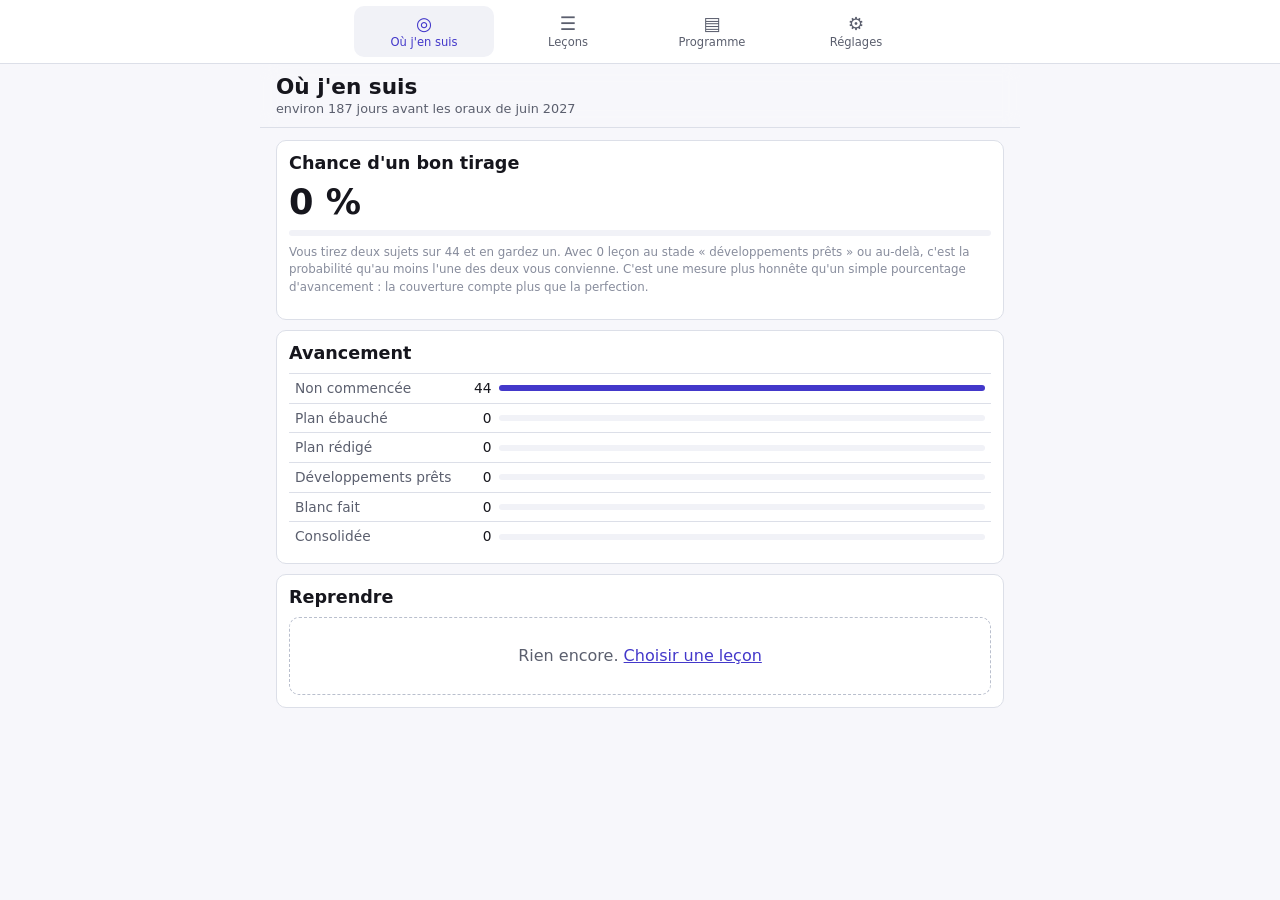
<file: prep-capes/index.html>
<!doctype html>
<html lang="fr">
  <head>
    <meta charset="UTF-8" />
    <meta name="viewport" content="width=device-width, initial-scale=1, viewport-fit=cover" />
    <meta name="theme-color" content="#312e81" />
    <meta name="description" content="Suivi de préparation des leçons du CAPES externe de mathématiques." />
    <link rel="icon" type="image/svg+xml" href="./icon.svg" />
    <link rel="apple-touch-icon" href="./apple-touch-icon.png" />
    <title>CAPES — suivi des leçons</title>
    <script type="module" crossorigin src="./assets/index-MMWWk-wN.js"></script>
    <link rel="stylesheet" crossorigin href="./assets/index-BISo289Z.css">
  <link rel="manifest" href="./manifest.webmanifest"><script id="vite-plugin-pwa:register-sw" src="./registerSW.js"></script></head>
  <body>
    <div id="root"></div>
  </body>
</html>
</file>
<file: prep-capes/assets/index-BISo289Z.css>
@font-face{font-display:block;font-family:KaTeX_AMS;font-style:normal;font-weight:400;src:url(./KaTeX_AMS-Regular-BQhdFMY1.woff2) format("woff2"),url(./KaTeX_AMS-Regular-DMm9YOAa.woff) format("woff"),url(./KaTeX_AMS-Regular-DRggAlZN.ttf) format("truetype")}@font-face{font-display:block;font-family:KaTeX_Caligraphic;font-style:normal;font-weight:700;src:url(./KaTeX_Caligraphic-Bold-Dq_IR9rO.woff2) format("woff2"),url(./KaTeX_Caligraphic-Bold-BEiXGLvX.woff) format("woff"),url(./KaTeX_Caligraphic-Bold-ATXxdsX0.ttf) format("truetype")}@font-face{font-display:block;font-family:KaTeX_Caligraphic;font-style:normal;font-weight:400;src:url(./KaTeX_Caligraphic-Regular-Di6jR-x-.woff2) format("woff2"),url(./KaTeX_Caligraphic-Regular-CTRA-rTL.woff) format("woff"),url(./KaTeX_Caligraphic-Regular-wX97UBjC.ttf) format("truetype")}@font-face{font-display:block;font-family:KaTeX_Fraktur;font-style:normal;font-weight:700;src:url(./KaTeX_Fraktur-Bold-CL6g_b3V.woff2) format("woff2"),url(./KaTeX_Fraktur-Bold-BsDP51OF.woff) format("woff"),url(./KaTeX_Fraktur-Bold-BdnERNNW.ttf) format("truetype")}@font-face{font-display:block;font-family:KaTeX_Fraktur;font-style:normal;font-weight:400;src:url(./KaTeX_Fraktur-Regular-CTYiF6lA.woff2) format("woff2"),url(./KaTeX_Fraktur-Regular-Dxdc4cR9.woff) format("woff"),url(./KaTeX_Fraktur-Regular-CB_wures.ttf) format("truetype")}@font-face{font-display:block;font-family:KaTeX_Main;font-style:normal;font-weight:700;src:url(./KaTeX_Main-Bold-Cx986IdX.woff2) format("woff2"),url(./KaTeX_Main-Bold-Jm3AIy58.woff) format("woff"),url(./KaTeX_Main-Bold-waoOVXN0.ttf) format("truetype")}@font-face{font-display:block;font-family:KaTeX_Main;font-style:italic;font-weight:700;src:url(./KaTeX_Main-BoldItalic-DxDJ3AOS.woff2) format("woff2"),url(./KaTeX_Main-BoldItalic-SpSLRI95.woff) format("woff"),url(./KaTeX_Main-BoldItalic-DzxPMmG6.ttf) format("truetype")}@font-face{font-display:block;font-family:KaTeX_Main;font-style:italic;font-weight:400;src:url(./KaTeX_Main-Italic-NWA7e6Wa.woff2) format("woff2"),url(./KaTeX_Main-Italic-BMLOBm91.woff) format("woff"),url(./KaTeX_Main-Italic-3WenGoN9.ttf) format("truetype")}@font-face{font-display:block;font-family:KaTeX_Main;font-style:normal;font-weight:400;src:url(./KaTeX_Main-Regular-B22Nviop.woff2) format("woff2"),url(./KaTeX_Main-Regular-Dr94JaBh.woff) format("woff"),url(./KaTeX_Main-Regular-ypZvNtVU.ttf) format("truetype")}@font-face{font-display:block;font-family:KaTeX_Math;font-style:italic;font-weight:700;src:url(./KaTeX_Math-BoldItalic-CZnvNsCZ.woff2) format("woff2"),url(./KaTeX_Math-BoldItalic-iY-2wyZ7.woff) format("woff"),url(./KaTeX_Math-BoldItalic-B3XSjfu4.ttf) format("truetype")}@font-face{font-display:block;font-family:KaTeX_Math;font-style:italic;font-weight:400;src:url(./KaTeX_Math-Italic-t53AETM-.woff2) format("woff2"),url(./KaTeX_Math-Italic-DA0__PXp.woff) format("woff"),url(./KaTeX_Math-Italic-flOr_0UB.ttf) format("truetype")}@font-face{font-display:block;font-family:KaTeX_SansSerif;font-style:normal;font-weight:700;src:url(./KaTeX_SansSerif-Bold-D1sUS0GD.woff2) format("woff2"),url(./KaTeX_SansSerif-Bold-DbIhKOiC.woff) format("woff"),url(./KaTeX_SansSerif-Bold-CFMepnvq.ttf) format("truetype")}@font-face{font-display:block;font-family:KaTeX_SansSerif;font-style:italic;font-weight:400;src:url(./KaTeX_SansSerif-Italic-C3H0VqGB.woff2) format("woff2"),url(./KaTeX_SansSerif-Italic-DN2j7dab.woff) format("woff"),url(./KaTeX_SansSerif-Italic-YYjJ1zSn.ttf) format("truetype")}@font-face{font-display:block;font-family:KaTeX_SansSerif;font-style:normal;font-weight:400;src:url(./KaTeX_SansSerif-Regular-DDBCnlJ7.woff2) format("woff2"),url(./KaTeX_SansSerif-Regular-CS6fqUqJ.woff) format("woff"),url(./KaTeX_SansSerif-Regular-BNo7hRIc.ttf) format("truetype")}@font-face{font-display:block;font-family:KaTeX_Script;font-style:normal;font-weight:400;src:url(./KaTeX_Script-Regular-D3wIWfF6.woff2) format("woff2"),url(./KaTeX_Script-Regular-D5yQViql.woff) format("woff"),url(./KaTeX_Script-Regular-C5JkGWo-.ttf) format("truetype")}@font-face{font-display:block;font-family:KaTeX_Size1;font-style:normal;font-weight:400;src:url(./KaTeX_Size1-Regular-mCD8mA8B.woff2) format("woff2"),url(./KaTeX_Size1-Regular-C195tn64.woff) format("woff"),url(./KaTeX_Size1-Regular-Dbsnue_I.ttf) format("truetype")}@font-face{font-display:block;font-family:KaTeX_Size2;font-style:normal;font-weight:400;src:url(./KaTeX_Size2-Regular-Dy4dx90m.woff2) format("woff2"),url(./KaTeX_Size2-Regular-oD1tc_U0.woff) format("woff"),url(./KaTeX_Size2-Regular-B7gKUWhC.ttf) format("truetype")}@font-face{font-display:block;font-family:KaTeX_Size3;font-style:normal;font-weight:400;src:url([data-uri]) format("woff2"),url(./KaTeX_Size3-Regular-CTq5MqoE.woff) format("woff"),url(./KaTeX_Size3-Regular-DgpXs0kz.ttf) format("truetype")}@font-face{font-display:block;font-family:KaTeX_Size4;font-style:normal;font-weight:400;src:url(./KaTeX_Size4-Regular-Dl5lxZxV.woff2) format("woff2"),url(./KaTeX_Size4-Regular-BF-4gkZK.woff) format("woff"),url(./KaTeX_Size4-Regular-DWFBv043.ttf) format("truetype")}@font-face{font-display:block;font-family:KaTeX_Typewriter;font-style:normal;font-weight:400;src:url(./KaTeX_Typewriter-Regular-CO6r4hn1.woff2) format("woff2"),url(./KaTeX_Typewriter-Regular-C0xS9mPB.woff) format("woff"),url(./KaTeX_Typewriter-Regular-D3Ib7_Hf.ttf) format("truetype")}.katex{font: 1.21em KaTeX_Main,Times New Roman,serif;line-height:1.2;position:relative;text-indent:0;text-rendering:auto}.katex *{-ms-high-contrast-adjust:none!important;border-color:currentColor}.katex .katex-version:after{content:"0.16.47"}.katex .katex-mathml{border:0;-webkit-clip-path:inset(50%);clip-path:inset(50%);height:1px;overflow:hidden;padding:0;position:absolute;width:1px}.katex .katex-html>.newline{display:block}.katex .base{position:relative;white-space:nowrap;width:-webkit-min-content;width:-moz-min-content;width:min-content}.katex .base,.katex .strut{display:inline-block}.katex .textbf{font-weight:700}.katex .textit{font-style:italic}.katex .textrm{font-family:KaTeX_Main}.katex .textsf{font-family:KaTeX_SansSerif}.katex .texttt{font-family:KaTeX_Typewriter}.katex .mathnormal{font-family:KaTeX_Math;font-style:italic}.katex .mathit{font-family:KaTeX_Main;font-style:italic}.katex .mathrm{font-style:normal}.katex .mathbf{font-family:KaTeX_Main;font-weight:700}.katex .boldsymbol{font-family:KaTeX_Math;font-style:italic;font-weight:700}.katex .amsrm,.katex .mathbb,.katex .textbb{font-family:KaTeX_AMS}.katex .mathcal{font-family:KaTeX_Caligraphic}.katex .mathfrak,.katex .textfrak{font-family:KaTeX_Fraktur}.katex .mathboldfrak,.katex .textboldfrak{font-family:KaTeX_Fraktur;font-weight:700}.katex .mathtt{font-family:KaTeX_Typewriter}.katex .mathscr,.katex .textscr{font-family:KaTeX_Script}.katex .mathsf,.katex .textsf{font-family:KaTeX_SansSerif}.katex .mathboldsf,.katex .textboldsf{font-family:KaTeX_SansSerif;font-weight:700}.katex .mathitsf,.katex .mathsfit,.katex .textitsf{font-family:KaTeX_SansSerif;font-style:italic}.katex .mainrm{font-family:KaTeX_Main;font-style:normal}.katex .vlist-t{border-collapse:collapse;display:inline-table;table-layout:fixed}.katex .vlist-r{display:table-row}.katex .vlist{display:table-cell;position:relative;vertical-align:bottom}.katex .vlist>span{display:block;height:0;position:relative}.katex .vlist>span>span{display:inline-block}.katex .vlist>span>.pstrut{overflow:hidden;width:0}.katex .vlist-t2{margin-right:-2px}.katex .vlist-s{display:table-cell;font-size:1px;min-width:2px;vertical-align:bottom;width:2px}.katex .vbox{align-items:baseline;display:inline-flex;flex-direction:column}.katex .hbox{width:100%}.katex .hbox,.katex .thinbox{display:inline-flex;flex-direction:row}.katex .thinbox{max-width:0;width:0}.katex .msupsub{text-align:left}.katex .mfrac>span>span{text-align:center}.katex .mfrac .frac-line{border-bottom-style:solid;display:inline-block;width:100%}.katex .hdashline,.katex .hline,.katex .mfrac .frac-line,.katex .overline .overline-line,.katex .rule,.katex .underline .underline-line{min-height:1px}.katex .mspace{display:inline-block}.katex .smash{display:inline;line-height:0}.katex .clap,.katex .llap,.katex .rlap{position:relative;width:0}.katex .clap>.inner,.katex .llap>.inner,.katex .rlap>.inner{position:absolute}.katex .clap>.fix,.katex .llap>.fix,.katex .rlap>.fix{display:inline-block}.katex .llap>.inner{right:0}.katex .clap>.inner,.katex .rlap>.inner{left:0}.katex .clap>.inner>span{margin-left:-50%;margin-right:50%}.katex .rule{border:0 solid;display:inline-block;position:relative}.katex .hline,.katex .overline .overline-line,.katex .underline .underline-line{border-bottom-style:solid;display:inline-block;width:100%}.katex .hdashline{border-bottom-style:dashed;display:inline-block;width:100%}.katex .sqrt>.root{margin-left:.2777777778em;margin-right:-.5555555556em}.katex .fontsize-ensurer.reset-size1.size1,.katex .sizing.reset-size1.size1{font-size:1em}.katex .fontsize-ensurer.reset-size1.size2,.katex .sizing.reset-size1.size2{font-size:1.2em}.katex .fontsize-ensurer.reset-size1.size3,.katex .sizing.reset-size1.size3{font-size:1.4em}.katex .fontsize-ensurer.reset-size1.size4,.katex .sizing.reset-size1.size4{font-size:1.6em}.katex .fontsize-ensurer.reset-size1.size5,.katex .sizing.reset-size1.size5{font-size:1.8em}.katex .fontsize-ensurer.reset-size1.size6,.katex .sizing.reset-size1.size6{font-size:2em}.katex .fontsize-ensurer.reset-size1.size7,.katex .sizing.reset-size1.size7{font-size:2.4em}.katex .fontsize-ensurer.reset-size1.size8,.katex .sizing.reset-size1.size8{font-size:2.88em}.katex .fontsize-ensurer.reset-size1.size9,.katex .sizing.reset-size1.size9{font-size:3.456em}.katex .fontsize-ensurer.reset-size1.size10,.katex .sizing.reset-size1.size10{font-size:4.148em}.katex .fontsize-ensurer.reset-size1.size11,.katex .sizing.reset-size1.size11{font-size:4.976em}.katex .fontsize-ensurer.reset-size2.size1,.katex .sizing.reset-size2.size1{font-size:.8333333333em}.katex .fontsize-ensurer.reset-size2.size2,.katex .sizing.reset-size2.size2{font-size:1em}.katex .fontsize-ensurer.reset-size2.size3,.katex .sizing.reset-size2.size3{font-size:1.1666666667em}.katex .fontsize-ensurer.reset-size2.size4,.katex .sizing.reset-size2.size4{font-size:1.3333333333em}.katex .fontsize-ensurer.reset-size2.size5,.katex .sizing.reset-size2.size5{font-size:1.5em}.katex .fontsize-ensurer.reset-size2.size6,.katex .sizing.reset-size2.size6{font-size:1.6666666667em}.katex .fontsize-ensurer.reset-size2.size7,.katex .sizing.reset-size2.size7{font-size:2em}.katex .fontsize-ensurer.reset-size2.size8,.katex .sizing.reset-size2.size8{font-size:2.4em}.katex .fontsize-ensurer.reset-size2.size9,.katex .sizing.reset-size2.size9{font-size:2.88em}.katex .fontsize-ensurer.reset-size2.size10,.katex .sizing.reset-size2.size10{font-size:3.4566666667em}.katex .fontsize-ensurer.reset-size2.size11,.katex .sizing.reset-size2.size11{font-size:4.1466666667em}.katex .fontsize-ensurer.reset-size3.size1,.katex .sizing.reset-size3.size1{font-size:.7142857143em}.katex .fontsize-ensurer.reset-size3.size2,.katex .sizing.reset-size3.size2{font-size:.8571428571em}.katex .fontsize-ensurer.reset-size3.size3,.katex .sizing.reset-size3.size3{font-size:1em}.katex .fontsize-ensurer.reset-size3.size4,.katex .sizing.reset-size3.size4{font-size:1.1428571429em}.katex .fontsize-ensurer.reset-size3.size5,.katex .sizing.reset-size3.size5{font-size:1.2857142857em}.katex .fontsize-ensurer.reset-size3.size6,.katex .sizing.reset-size3.size6{font-size:1.4285714286em}.katex .fontsize-ensurer.reset-size3.size7,.katex .sizing.reset-size3.size7{font-size:1.7142857143em}.katex .fontsize-ensurer.reset-size3.size8,.katex .sizing.reset-size3.size8{font-size:2.0571428571em}.katex .fontsize-ensurer.reset-size3.size9,.katex .sizing.reset-size3.size9{font-size:2.4685714286em}.katex .fontsize-ensurer.reset-size3.size10,.katex .sizing.reset-size3.size10{font-size:2.9628571429em}.katex .fontsize-ensurer.reset-size3.size11,.katex .sizing.reset-size3.size11{font-size:3.5542857143em}.katex .fontsize-ensurer.reset-size4.size1,.katex .sizing.reset-size4.size1{font-size:.625em}.katex .fontsize-ensurer.reset-size4.size2,.katex .sizing.reset-size4.size2{font-size:.75em}.katex .fontsize-ensurer.reset-size4.size3,.katex .sizing.reset-size4.size3{font-size:.875em}.katex .fontsize-ensurer.reset-size4.size4,.katex .sizing.reset-size4.size4{font-size:1em}.katex .fontsize-ensurer.reset-size4.size5,.katex .sizing.reset-size4.size5{font-size:1.125em}.katex .fontsize-ensurer.reset-size4.size6,.katex .sizing.reset-size4.size6{font-size:1.25em}.katex .fontsize-ensurer.reset-size4.size7,.katex .sizing.reset-size4.size7{font-size:1.5em}.katex .fontsize-ensurer.reset-size4.size8,.katex .sizing.reset-size4.size8{font-size:1.8em}.katex .fontsize-ensurer.reset-size4.size9,.katex .sizing.reset-size4.size9{font-size:2.16em}.katex .fontsize-ensurer.reset-size4.size10,.katex .sizing.reset-size4.size10{font-size:2.5925em}.katex .fontsize-ensurer.reset-size4.size11,.katex .sizing.reset-size4.size11{font-size:3.11em}.katex .fontsize-ensurer.reset-size5.size1,.katex .sizing.reset-size5.size1{font-size:.5555555556em}.katex .fontsize-ensurer.reset-size5.size2,.katex .sizing.reset-size5.size2{font-size:.6666666667em}.katex .fontsize-ensurer.reset-size5.size3,.katex .sizing.reset-size5.size3{font-size:.7777777778em}.katex .fontsize-ensurer.reset-size5.size4,.katex .sizing.reset-size5.size4{font-size:.8888888889em}.katex .fontsize-ensurer.reset-size5.size5,.katex .sizing.reset-size5.size5{font-size:1em}.katex .fontsize-ensurer.reset-size5.size6,.katex .sizing.reset-size5.size6{font-size:1.1111111111em}.katex .fontsize-ensurer.reset-size5.size7,.katex .sizing.reset-size5.size7{font-size:1.3333333333em}.katex .fontsize-ensurer.reset-size5.size8,.katex .sizing.reset-size5.size8{font-size:1.6em}.katex .fontsize-ensurer.reset-size5.size9,.katex .sizing.reset-size5.size9{font-size:1.92em}.katex .fontsize-ensurer.reset-size5.size10,.katex .sizing.reset-size5.size10{font-size:2.3044444444em}.katex .fontsize-ensurer.reset-size5.size11,.katex .sizing.reset-size5.size11{font-size:2.7644444444em}.katex .fontsize-ensurer.reset-size6.size1,.katex .sizing.reset-size6.size1{font-size:.5em}.katex .fontsize-ensurer.reset-size6.size2,.katex .sizing.reset-size6.size2{font-size:.6em}.katex .fontsize-ensurer.reset-size6.size3,.katex .sizing.reset-size6.size3{font-size:.7em}.katex .fontsize-ensurer.reset-size6.size4,.katex .sizing.reset-size6.size4{font-size:.8em}.katex .fontsize-ensurer.reset-size6.size5,.katex .sizing.reset-size6.size5{font-size:.9em}.katex .fontsize-ensurer.reset-size6.size6,.katex .sizing.reset-size6.size6{font-size:1em}.katex .fontsize-ensurer.reset-size6.size7,.katex .sizing.reset-size6.size7{font-size:1.2em}.katex .fontsize-ensurer.reset-size6.size8,.katex .sizing.reset-size6.size8{font-size:1.44em}.katex .fontsize-ensurer.reset-size6.size9,.katex .sizing.reset-size6.size9{font-size:1.728em}.katex .fontsize-ensurer.reset-size6.size10,.katex .sizing.reset-size6.size10{font-size:2.074em}.katex .fontsize-ensurer.reset-size6.size11,.katex .sizing.reset-size6.size11{font-size:2.488em}.katex .fontsize-ensurer.reset-size7.size1,.katex .sizing.reset-size7.size1{font-size:.4166666667em}.katex .fontsize-ensurer.reset-size7.size2,.katex .sizing.reset-size7.size2{font-size:.5em}.katex .fontsize-ensurer.reset-size7.size3,.katex .sizing.reset-size7.size3{font-size:.5833333333em}.katex .fontsize-ensurer.reset-size7.size4,.katex .sizing.reset-size7.size4{font-size:.6666666667em}.katex .fontsize-ensurer.reset-size7.size5,.katex .sizing.reset-size7.size5{font-size:.75em}.katex .fontsize-ensurer.reset-size7.size6,.katex .sizing.reset-size7.size6{font-size:.8333333333em}.katex .fontsize-ensurer.reset-size7.size7,.katex .sizing.reset-size7.size7{font-size:1em}.katex .fontsize-ensurer.reset-size7.size8,.katex .sizing.reset-size7.size8{font-size:1.2em}.katex .fontsize-ensurer.reset-size7.size9,.katex .sizing.reset-size7.size9{font-size:1.44em}.katex .fontsize-ensurer.reset-size7.size10,.katex .sizing.reset-size7.size10{font-size:1.7283333333em}.katex .fontsize-ensurer.reset-size7.size11,.katex .sizing.reset-size7.size11{font-size:2.0733333333em}.katex .fontsize-ensurer.reset-size8.size1,.katex .sizing.reset-size8.size1{font-size:.3472222222em}.katex .fontsize-ensurer.reset-size8.size2,.katex .sizing.reset-size8.size2{font-size:.4166666667em}.katex .fontsize-ensurer.reset-size8.size3,.katex .sizing.reset-size8.size3{font-size:.4861111111em}.katex .fontsize-ensurer.reset-size8.size4,.katex .sizing.reset-size8.size4{font-size:.5555555556em}.katex .fontsize-ensurer.reset-size8.size5,.katex .sizing.reset-size8.size5{font-size:.625em}.katex .fontsize-ensurer.reset-size8.size6,.katex .sizing.reset-size8.size6{font-size:.6944444444em}.katex .fontsize-ensurer.reset-size8.size7,.katex .sizing.reset-size8.size7{font-size:.8333333333em}.katex .fontsize-ensurer.reset-size8.size8,.katex .sizing.reset-size8.size8{font-size:1em}.katex .fontsize-ensurer.reset-size8.size9,.katex .sizing.reset-size8.size9{font-size:1.2em}.katex .fontsize-ensurer.reset-size8.size10,.katex .sizing.reset-size8.size10{font-size:1.4402777778em}.katex .fontsize-ensurer.reset-size8.size11,.katex .sizing.reset-size8.size11{font-size:1.7277777778em}.katex .fontsize-ensurer.reset-size9.size1,.katex .sizing.reset-size9.size1{font-size:.2893518519em}.katex .fontsize-ensurer.reset-size9.size2,.katex .sizing.reset-size9.size2{font-size:.3472222222em}.katex .fontsize-ensurer.reset-size9.size3,.katex .sizing.reset-size9.size3{font-size:.4050925926em}.katex .fontsize-ensurer.reset-size9.size4,.katex .sizing.reset-size9.size4{font-size:.462962963em}.katex .fontsize-ensurer.reset-size9.size5,.katex .sizing.reset-size9.size5{font-size:.5208333333em}.katex .fontsize-ensurer.reset-size9.size6,.katex .sizing.reset-size9.size6{font-size:.5787037037em}.katex .fontsize-ensurer.reset-size9.size7,.katex .sizing.reset-size9.size7{font-size:.6944444444em}.katex .fontsize-ensurer.reset-size9.size8,.katex .sizing.reset-size9.size8{font-size:.8333333333em}.katex .fontsize-ensurer.reset-size9.size9,.katex .sizing.reset-size9.size9{font-size:1em}.katex .fontsize-ensurer.reset-size9.size10,.katex .sizing.reset-size9.size10{font-size:1.2002314815em}.katex .fontsize-ensurer.reset-size9.size11,.katex .sizing.reset-size9.size11{font-size:1.4398148148em}.katex .fontsize-ensurer.reset-size10.size1,.katex .sizing.reset-size10.size1{font-size:.2410800386em}.katex .fontsize-ensurer.reset-size10.size2,.katex .sizing.reset-size10.size2{font-size:.2892960463em}.katex .fontsize-ensurer.reset-size10.size3,.katex .sizing.reset-size10.size3{font-size:.337512054em}.katex .fontsize-ensurer.reset-size10.size4,.katex .sizing.reset-size10.size4{font-size:.3857280617em}.katex .fontsize-ensurer.reset-size10.size5,.katex .sizing.reset-size10.size5{font-size:.4339440694em}.katex .fontsize-ensurer.reset-size10.size6,.katex .sizing.reset-size10.size6{font-size:.4821600771em}.katex .fontsize-ensurer.reset-size10.size7,.katex .sizing.reset-size10.size7{font-size:.5785920926em}.katex .fontsize-ensurer.reset-size10.size8,.katex .sizing.reset-size10.size8{font-size:.6943105111em}.katex .fontsize-ensurer.reset-size10.size9,.katex .sizing.reset-size10.size9{font-size:.8331726133em}.katex .fontsize-ensurer.reset-size10.size10,.katex .sizing.reset-size10.size10{font-size:1em}.katex .fontsize-ensurer.reset-size10.size11,.katex .sizing.reset-size10.size11{font-size:1.1996142719em}.katex .fontsize-ensurer.reset-size11.size1,.katex .sizing.reset-size11.size1{font-size:.2009646302em}.katex .fontsize-ensurer.reset-size11.size2,.katex .sizing.reset-size11.size2{font-size:.2411575563em}.katex .fontsize-ensurer.reset-size11.size3,.katex .sizing.reset-size11.size3{font-size:.2813504823em}.katex .fontsize-ensurer.reset-size11.size4,.katex .sizing.reset-size11.size4{font-size:.3215434084em}.katex .fontsize-ensurer.reset-size11.size5,.katex .sizing.reset-size11.size5{font-size:.3617363344em}.katex .fontsize-ensurer.reset-size11.size6,.katex .sizing.reset-size11.size6{font-size:.4019292605em}.katex .fontsize-ensurer.reset-size11.size7,.katex .sizing.reset-size11.size7{font-size:.4823151125em}.katex .fontsize-ensurer.reset-size11.size8,.katex .sizing.reset-size11.size8{font-size:.578778135em}.katex .fontsize-ensurer.reset-size11.size9,.katex .sizing.reset-size11.size9{font-size:.6945337621em}.katex .fontsize-ensurer.reset-size11.size10,.katex .sizing.reset-size11.size10{font-size:.8336012862em}.katex .fontsize-ensurer.reset-size11.size11,.katex .sizing.reset-size11.size11{font-size:1em}.katex .delimsizing.size1{font-family:KaTeX_Size1}.katex .delimsizing.size2{font-family:KaTeX_Size2}.katex .delimsizing.size3{font-family:KaTeX_Size3}.katex .delimsizing.size4{font-family:KaTeX_Size4}.katex .delimsizing.mult .delim-size1>span{font-family:KaTeX_Size1}.katex .delimsizing.mult .delim-size4>span{font-family:KaTeX_Size4}.katex .nulldelimiter{display:inline-block;width:.12em}.katex .delimcenter,.katex .op-symbol{position:relative}.katex .op-symbol.small-op{font-family:KaTeX_Size1}.katex .op-symbol.large-op{font-family:KaTeX_Size2}.katex .accent>.vlist-t,.katex .op-limits>.vlist-t{text-align:center}.katex .accent .accent-body{position:relative}.katex .accent .accent-body:not(.accent-full){width:0}.katex .overlay{display:block}.katex .mtable .vertical-separator{display:inline-block;min-width:1px}.katex .mtable .arraycolsep{display:inline-block}.katex .mtable .col-align-c>.vlist-t{text-align:center}.katex .mtable .col-align-l>.vlist-t{text-align:left}.katex .mtable .col-align-r>.vlist-t{text-align:right}.katex .svg-align{text-align:left}.katex svg{fill:currentColor;stroke:currentColor;display:block;height:inherit;position:absolute;width:100%}.katex svg path{stroke:none}.katex svg{fill-rule:nonzero;fill-opacity:1;stroke-width:1;stroke-linecap:butt;stroke-linejoin:miter;stroke-miterlimit:4;stroke-dasharray:none;stroke-dashoffset:0;stroke-opacity:1}.katex img{border-style:none;max-height:none;max-width:none;min-height:0;min-width:0}.katex .stretchy{display:block;overflow:hidden;position:relative;width:100%}.katex .stretchy:after,.katex .stretchy:before{content:""}.katex .hide-tail{overflow:hidden;position:relative;width:100%}.katex .halfarrow-left{left:0;overflow:hidden;position:absolute;width:50.2%}.katex .halfarrow-right{overflow:hidden;position:absolute;right:0;width:50.2%}.katex .brace-left{left:0;overflow:hidden;position:absolute;width:25.1%}.katex .brace-center{left:25%;overflow:hidden;position:absolute;width:50%}.katex .brace-right{overflow:hidden;position:absolute;right:0;width:25.1%}.katex .x-arrow-pad{padding:0 .5em}.katex .cd-arrow-pad{padding:0 .55556em 0 .27778em}.katex .mover,.katex .munder,.katex .x-arrow{text-align:center}.katex .boxpad{padding:0 .3em}.katex .fbox,.katex .fcolorbox{border:.04em solid;box-sizing:border-box}.katex .cancel-pad{padding:0 .2em}.katex .cancel-lap{margin-left:-.2em;margin-right:-.2em}.katex .sout{border-bottom-style:solid;border-bottom-width:.08em}.katex .angl{border-right:.049em solid;border-top:.049em solid;box-sizing:border-box;margin-right:.03889em}.katex .anglpad{padding:0 .03889em}.katex .eqn-num:before{content:"(" counter(katexEqnNo) ")";counter-increment:katexEqnNo}.katex .mml-eqn-num:before{content:"(" counter(mmlEqnNo) ")";counter-increment:mmlEqnNo}.katex .mtr-glue{width:50%}.katex .cd-vert-arrow{display:inline-block;position:relative}.katex .cd-label-left{display:inline-block;position:absolute;right:calc(50% + .3em);text-align:left}.katex .cd-label-right{display:inline-block;left:calc(50% + .3em);position:absolute;text-align:right}.katex-display{display:block;margin:1em 0;text-align:center}.katex-display>.katex{display:block;text-align:center;white-space:nowrap}.katex-display>.katex>.katex-html{display:block;position:relative}.katex-display>.katex>.katex-html>.tag{position:absolute;right:0}.katex-display.leqno>.katex>.katex-html>.tag{left:0;right:auto}.katex-display.fleqn>.katex{padding-left:2em;text-align:left}body{counter-reset:katexEqnNo mmlEqnNo}:root{color-scheme:light dark;--bg: #f7f7fb;--surface: #ffffff;--surface-2: #f1f2f7;--text: #16161d;--text-dim: #5b5f6e;--text-faint: #878c9c;--border: #dcdfe8;--border-strong: #b9bfcd;--accent: #4338ca;--accent-text: #ffffff;--danger: #b4232b;--ok: #157a4a;--radius: 10px;--gutter: 16px;--maxw: 760px;--tag-slate: #556070;--tag-slate-bg: #eef1f5;--tag-blue: #1f5fbf;--tag-blue-bg: #e9f1fd;--tag-violet: #6d28d9;--tag-violet-bg: #f2ecfe;--tag-green: #157a4a;--tag-green-bg: #e6f5ed;--tag-teal: #0f7490;--tag-teal-bg: #e4f4f8;--tag-orange: #b4530f;--tag-orange-bg: #fdefe3;--tag-amber: #94660a;--tag-amber-bg: #fcf3dd;--tag-red: #b4232b;--tag-red-bg: #fdeaea;--tag-indigo: #4338ca;--tag-indigo-bg: #ecebfd;--tag-pink: #a81f68;--tag-pink-bg: #fce9f2;--tag-cyan: #0e7490;--tag-cyan-bg: #e2f5fa;--tag-lime: #4d7c0f;--tag-lime-bg: #eff7e0;--tag-grey: #5b5f6e;--tag-grey-bg: #f0f1f4;--tag-brown: #845123;--tag-brown-bg: #f7eee4}@media (prefers-color-scheme: dark){:root:not([data-theme=light]){--bg: #14141a;--surface: #1d1d26;--surface-2: #262632;--text: #e9e9f0;--text-dim: #a7abba;--text-faint: #777d8d;--border: #32323f;--border-strong: #4a4a5c;--accent: #8b85f5;--accent-text: #15131f;--danger: #f2868c;--ok: #5bc48d;--tag-slate: #9aa6b6;--tag-slate-bg: #23262e;--tag-blue: #74a9f5;--tag-blue-bg: #18212f;--tag-violet: #b394fb;--tag-violet-bg: #231e33;--tag-green: #5bc48d;--tag-green-bg: #152a21;--tag-teal: #58bcd4;--tag-teal-bg: #142830;--tag-orange: #f0a267;--tag-orange-bg: #2d2017;--tag-amber: #ddb55a;--tag-amber-bg: #2b2516;--tag-red: #f2868c;--tag-red-bg: #2f1a1c;--tag-indigo: #8b85f5;--tag-indigo-bg: #1f1e33;--tag-pink: #ef85b9;--tag-pink-bg: #2e1a26;--tag-cyan: #58bcd4;--tag-cyan-bg: #142830;--tag-lime: #a9cc6a;--tag-lime-bg: #212a16;--tag-grey: #a7abba;--tag-grey-bg: #24242e;--tag-brown: #c99a6c;--tag-brown-bg: #2b2219}}:root[data-theme=dark]{--bg: #14141a;--surface: #1d1d26;--surface-2: #262632;--text: #e9e9f0;--text-dim: #a7abba;--text-faint: #777d8d;--border: #32323f;--border-strong: #4a4a5c;--accent: #8b85f5;--accent-text: #15131f;--danger: #f2868c;--ok: #5bc48d;--tag-slate: #9aa6b6;--tag-slate-bg: #23262e;--tag-blue: #74a9f5;--tag-blue-bg: #18212f;--tag-violet: #b394fb;--tag-violet-bg: #231e33;--tag-green: #5bc48d;--tag-green-bg: #152a21;--tag-teal: #58bcd4;--tag-teal-bg: #142830;--tag-orange: #f0a267;--tag-orange-bg: #2d2017;--tag-amber: #ddb55a;--tag-amber-bg: #2b2516;--tag-red: #f2868c;--tag-red-bg: #2f1a1c;--tag-indigo: #8b85f5;--tag-indigo-bg: #1f1e33;--tag-pink: #ef85b9;--tag-pink-bg: #2e1a26;--tag-cyan: #58bcd4;--tag-cyan-bg: #142830;--tag-lime: #a9cc6a;--tag-lime-bg: #212a16;--tag-grey: #a7abba;--tag-grey-bg: #24242e;--tag-brown: #c99a6c;--tag-brown-bg: #2b2219}*{box-sizing:border-box}html,body,#root{height:100%}body{margin:0;background:var(--bg);color:var(--text);font:16px/1.5 system-ui,-apple-system,Segoe UI,Roboto,sans-serif;-webkit-text-size-adjust:100%;overflow-wrap:break-word}h1,h2,h3{line-height:1.25;margin:0 0 8px}h1{font-size:1.35rem}h2{font-size:1.1rem}h3{font-size:.98rem}p{margin:0 0 10px}a{color:var(--accent)}button,input,select,textarea{font:inherit;color:inherit}:focus-visible{outline:2px solid var(--accent);outline-offset:2px;border-radius:4px}.app{max-width:var(--maxw);margin:0 auto;padding:0 var(--gutter) calc(84px + env(safe-area-inset-bottom))}.topbar{position:sticky;top:0;z-index:20;margin:0 calc(-1 * var(--gutter));padding:10px var(--gutter);background:color-mix(in srgb,var(--bg) 88%,transparent);-webkit-backdrop-filter:blur(8px);backdrop-filter:blur(8px);border-bottom:1px solid var(--border);display:flex;align-items:center;gap:10px}.topbar h1{margin:0;flex:1;min-width:0}.topbar .sub{color:var(--text-dim);font-size:.8rem;font-weight:400}.nav{position:fixed;left:0;right:0;bottom:0;z-index:30;display:flex;justify-content:center;gap:4px;padding:6px 8px calc(6px + env(safe-area-inset-bottom));background:color-mix(in srgb,var(--surface) 94%,transparent);-webkit-backdrop-filter:blur(10px);backdrop-filter:blur(10px);border-top:1px solid var(--border)}.nav a{flex:1 1 0;max-width:140px;text-align:center;padding:7px 4px;border-radius:var(--radius);color:var(--text-dim);text-decoration:none;font-size:.72rem;line-height:1.3}.nav a .glyph{display:block;font-size:1.15rem;line-height:1.2}.nav a[aria-current=page]{color:var(--accent);background:var(--surface-2)}.card{background:var(--surface);border:1px solid var(--border);border-radius:var(--radius);padding:12px;margin-bottom:10px}.card.tight{padding:9px 12px}.row{display:flex;gap:8px;align-items:center}.row.wrap{flex-wrap:wrap}.row.between{justify-content:space-between}.spacer{flex:1}.stack>*+*{margin-top:10px}.muted{color:var(--text-dim)}.faint{color:var(--text-faint)}.small{font-size:.82rem}.tiny{font-size:.74rem}.center{text-align:center}.nowrap{white-space:nowrap}.btn{display:inline-flex;align-items:center;justify-content:center;gap:6px;min-height:40px;padding:8px 13px;border:1px solid var(--border-strong);border-radius:var(--radius);background:var(--surface);cursor:pointer}.btn:active{transform:translateY(1px)}.btn.primary{background:var(--accent);color:var(--accent-text);border-color:transparent}.btn.ghost{border-color:transparent;background:transparent}.btn.danger{color:var(--danger);border-color:color-mix(in srgb,var(--danger) 40%,transparent)}.btn.small{min-height:32px;padding:4px 9px;font-size:.82rem}.btn:disabled{opacity:.45;cursor:not-allowed}input[type=text],input[type=search],input[type=number],select,textarea{width:100%;padding:9px 10px;background:var(--surface);border:1px solid var(--border-strong);border-radius:var(--radius)}textarea{resize:vertical;min-height:70px}label.field{display:block;margin-bottom:10px}label.field>span{display:block;font-size:.8rem;color:var(--text-dim);margin-bottom:4px}.chip{display:inline-flex;align-items:center;gap:5px;padding:4px 9px;border-radius:999px;border:1px solid var(--border-strong);background:var(--surface);font-size:.78rem;cursor:pointer;white-space:nowrap}.chip[aria-pressed=true]{background:var(--accent);color:var(--accent-text);border-color:transparent}.chip .dot{width:9px;height:9px;border-radius:50%;flex:none}.badge{display:inline-block;padding:1px 7px;border-radius:999px;font-size:.7rem;border:1px solid var(--border-strong);color:var(--text-dim);white-space:nowrap}.badge.verif{color:var(--tag-orange);border-color:color-mix(in srgb,var(--tag-orange) 45%,transparent);background:var(--tag-orange-bg)}.badge.seeded{color:var(--tag-amber);border-color:color-mix(in srgb,var(--tag-amber) 45%,transparent);background:var(--tag-amber-bg)}.meter{height:6px;border-radius:3px;background:var(--surface-2);overflow:hidden}.meter>i{display:block;height:100%;background:var(--accent)}.list{list-style:none;margin:0;padding:0}.list>li+li{border-top:1px solid var(--border)}.list a,.list .item{display:block;padding:11px 2px;color:inherit;text-decoration:none}.lesson-num{flex:none;width:30px;height:30px;border-radius:8px;display:grid;place-items:center;font-size:.8rem;font-variant-numeric:tabular-nums;background:var(--surface-2);color:var(--text-dim)}.lesson-num.done{background:var(--accent);color:var(--accent-text)}.rating{display:inline-flex;gap:3px}.rating button{width:30px;height:30px;border-radius:8px;border:1px solid var(--border-strong);background:var(--surface);cursor:pointer;font-size:.8rem}.rating button[aria-pressed=true]{background:var(--accent);color:var(--accent-text);border-color:transparent}.empty{padding:26px 14px;text-align:center;color:var(--text-dim);border:1px dashed var(--border-strong);border-radius:var(--radius)}.blocks{margin-top:8px}.block{margin:10px 0;position:relative}.block .blabel{font-size:.68rem;letter-spacing:.07em;text-transform:uppercase;font-weight:600;color:var(--bcol)}.block .bbody{white-space:pre-wrap}.block .bniveau{float:right;font-size:.68rem;color:var(--bcol);border:1px solid color-mix(in srgb,var(--bcol) 40%,transparent);border-radius:999px;padding:0 7px;margin-left:8px}.block.meta{background:var(--bbg);border:1px solid color-mix(in srgb,var(--bcol) 30%,transparent);border-radius:var(--radius);padding:8px 11px}.block.box{background:var(--bbg);border:1px solid var(--bcol);border-radius:var(--radius);padding:9px 12px}.block.strong-box{background:var(--bbg);border:2px solid var(--bcol);border-radius:var(--radius);padding:10px 12px}.block.strong-box .bbody{font-style:italic}.block.dashed-box{background:var(--bbg);border:1px dashed var(--bcol);border-radius:var(--radius);padding:9px 12px}.block.rule{border-left:3px solid var(--bcol);padding:2px 0 2px 11px;margin-left:4px}.block.dashed-rule{border-left:2px dashed var(--bcol);padding:2px 0 2px 11px;margin-left:4px}.block.offset-right{border-right:3px solid var(--bcol);padding:2px 11px 2px 0;margin-left:22%;text-align:right}.block.offset-right .bniveau{float:left;margin:0 8px 0 0}.block.banner{border-top:3px double var(--bcol);border-bottom:3px double var(--bcol);padding:9px 2px;margin:14px 0}.block.banner .blabel{color:var(--bcol)}.block.aside{margin-left:20px;padding:2px 0 2px 11px;border-left:1px solid var(--bcol);font-size:.88rem;color:var(--text-dim)}.block.attached{margin-top:-2px;margin-left:16px}.block.proof-end:after{content:" □";color:var(--bcol)}.beditor{border:1px solid var(--border);border-left:4px solid var(--bcol, var(--border-strong));border-radius:var(--radius);background:var(--surface);padding:8px;margin-bottom:8px}.beditor textarea{border:none;background:transparent;padding:4px 2px;min-height:54px}.beditor textarea:focus{outline:none}.palette{display:flex;gap:5px;overflow-x:auto;padding:5px 0;scrollbar-width:thin}.palette button{flex:none;min-width:36px;height:34px;padding:0 8px;border:1px solid var(--border-strong);border-radius:8px;background:var(--surface-2);cursor:pointer;font-size:.95rem}.palette button.wide{font-size:.78rem}.preview{border-top:1px dashed var(--border);margin-top:6px;padding-top:6px;font-size:.95rem}.thumbs{display:flex;gap:8px;flex-wrap:wrap}.thumb{position:relative;width:96px;border-radius:8px;overflow:hidden;border:1px solid var(--border);background:var(--surface-2)}.thumb img{display:block;width:100%;height:96px;object-fit:cover}.thumb figcaption{font-size:.66rem;padding:3px 5px;color:var(--text-dim)}dialog{width:min(92vw,560px);max-height:85vh;border:1px solid var(--border);border-radius:14px;background:var(--surface);color:var(--text);padding:0}dialog::backdrop{background:#00000080}dialog .dlg-body{padding:14px;overflow:auto;max-height:calc(85vh - 60px)}dialog .dlg-head{position:sticky;top:0;background:var(--surface);border-bottom:1px solid var(--border);padding:11px 14px;display:flex;align-items:center;gap:8px}.katex{font-size:1.02em}.katex-error{color:var(--danger);font-family:ui-monospace,monospace;font-size:.85em}.prose p{margin:0 0 8px}.prose code{background:var(--surface-2);padding:1px 5px;border-radius:5px;font-size:.9em}table.plain{width:100%;border-collapse:collapse;font-size:.86rem}table.plain td{padding:4px 6px;border-top:1px solid var(--border);vertical-align:top}table.plain td:first-child{color:var(--text-dim);white-space:nowrap;width:1%}@media (min-width: 620px){.nav{position:sticky;top:0;bottom:auto;border-top:none;border-bottom:1px solid var(--border)}.app{padding-bottom:40px}.topbar{top:56px}}@media (prefers-reduced-motion: reduce){*{animation:none!important;transition:none!important}}
</file>
